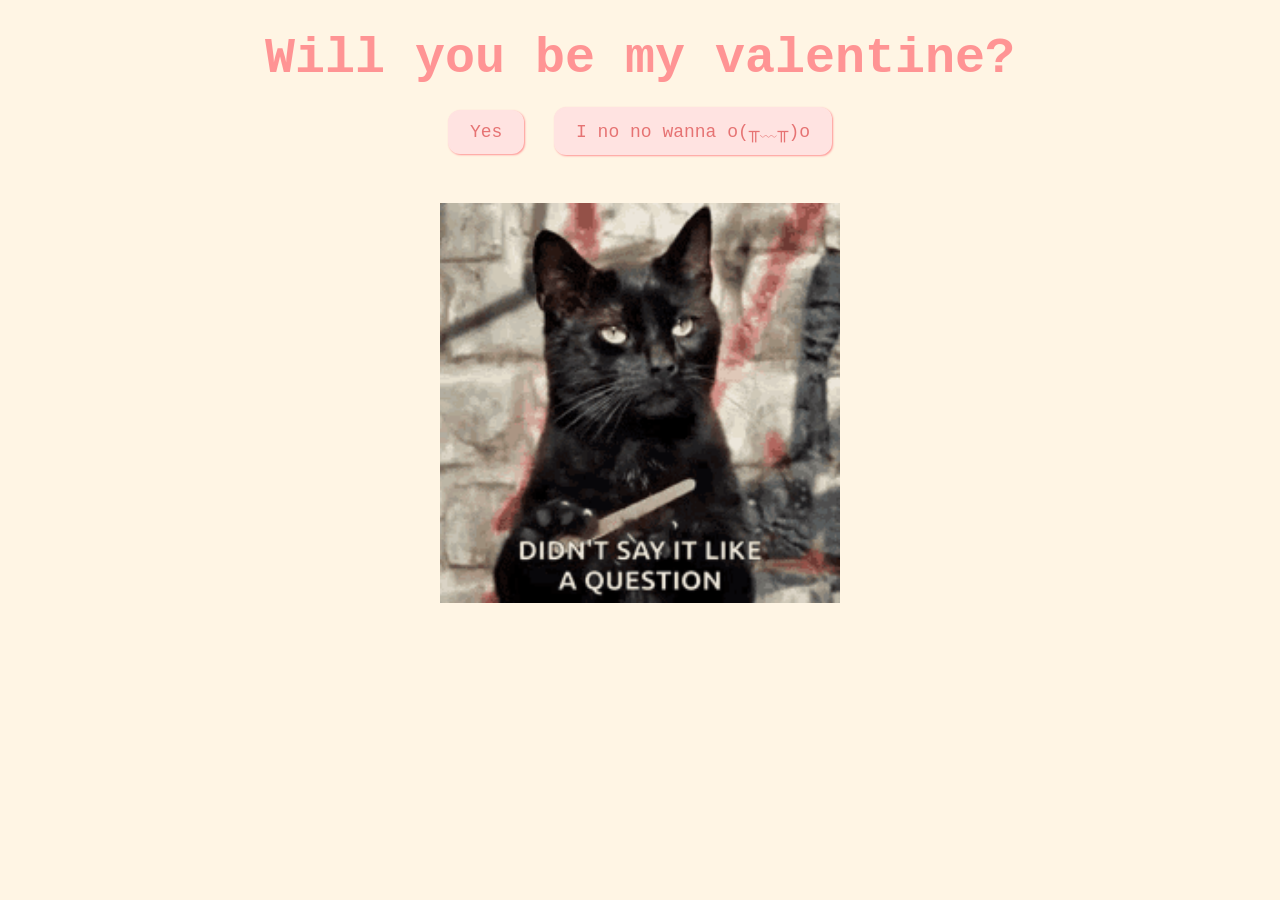
<file: index.html>
<!DOCTYPE html>
<html lang="en">
  <head>
    <meta charset="UTF-8" />
    <meta name="viewport" content="width=device-width, initial-scale=1.0" />
    <title>Be My Valentine</title>
    <link rel="stylesheet" href="css/index.css" />
  </head>
  <body>
    <div id="valentineQuestion"><b>Will you be my valentine?</b></div>
    <button class="answerButton" onclick="location.href='form.html'">
      Yes
    </button>
    <button class="answerButton" id="noButton">I no no wanna o(╥﹏╥)o</button>
    <br />
<br />
<img src="img/cat-annoyed.gif" alt="cat asking question" class="responsive" />
    <script>
      document
        .getElementById("noButton")
        .addEventListener("click", function () {
          var yesButton = document.querySelector(
            'button[onclick*="form.html"]'
          );
          var currentFontSize = parseInt(
            window.getComputedStyle(yesButton).fontSize
          );
          yesButton.style.fontSize = currentFontSize + 10 + "px"; // Increase font size by 5px
        });
    </script>
  </body>
</html>
</file>
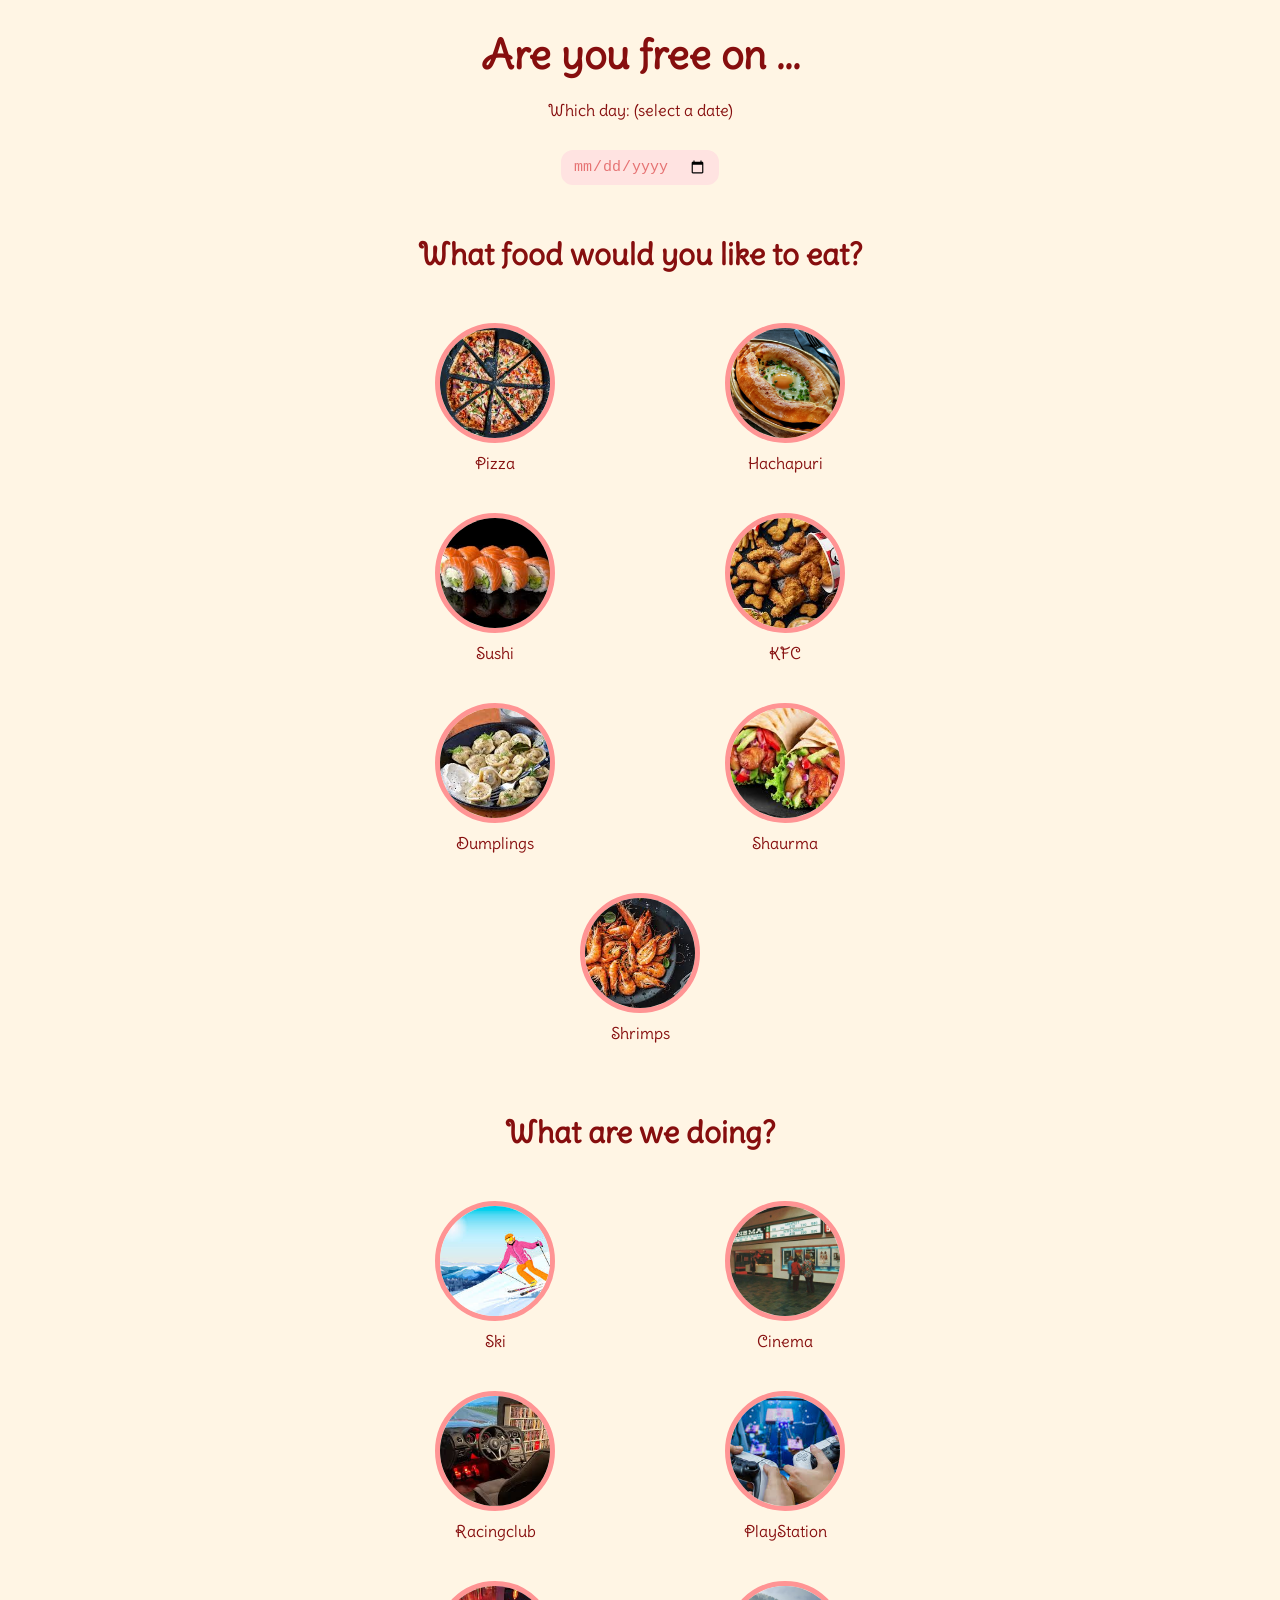
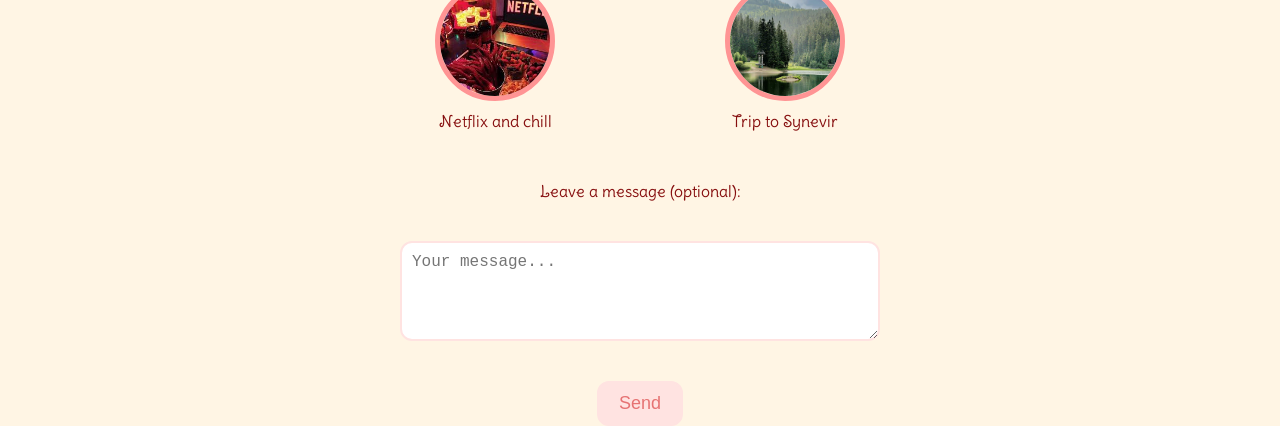
<file: form.html>
<!DOCTYPE html>
<html lang="en">
<head>
    <meta charset="UTF-8" />
    <meta name="viewport" content="width=device-width, initial-scale=1.0, maximum-scale=1.0, user-scalable=no" />
    <meta http-equiv="X-UA-Compatible" content="ie=edge">
    <title>Date</title>
    <link rel="stylesheet" href="css/date.css" />
    <link rel="preconnect" href="https://fonts.googleapis.com">
    <link rel="preconnect" href="https://fonts.gstatic.com" crossorigin>
    <link href="https://fonts.googleapis.com/css2?family=Delius+Swash+Caps&display=swap" rel="stylesheet">
    <link rel="stylesheet" href="css/date.css?v=1.0" />
</head>
<body>
    <h1 title="choose a date">Are you free on ...</h1>
    
    <form id="dateForm" class="form-group">
        <label>Which day: (select a date)</label>
        <div>
            <input type="date" name="date" required />
        </div>

        <div class="question-title">
            <b>What food would you like to eat?</b>
        </div>
        <div class="selection-grid">
            <div class="choice-item">
                <input type="checkbox" id="pizza" name="food" value="pizza" />
                <label for="pizza">
                    <img src="food/pizza.jpg" alt="pizza" />
                    <span>Pizza</span>
                </label>
            </div>
            <div class="choice-item">
                <input type="checkbox" id="hachapuri" name="food" value="hachapuri" />
                <label for="hachapuri">
                    <img src="food/hachapuri.jpg" alt="hachapuri" />
                    <span>Hachapuri</span>
                </label>
            </div>
            <div class="choice-item">
                <input type="checkbox" id="sushi" name="food" value="sushi" />
                <label for="sushi">
                    <img src="food/sushi.jpg" alt="sushi" />
                    <span>Sushi</span>
                </label>
            </div>
            <div class="choice-item">
                <input type="checkbox" id="kfc" name="food" value="KFC" />
                <label for="kfc">
                    <img src="food/kfc.jpg" alt="kfc" />
                    <span>KFC</span>
                </label>
            </div>
            <div class="choice-item">
                <input type="checkbox" id="dumplings" name="food" value="dumplings" />
                <label for="dumplings">
                    <img src="food/pelmeni.jpg" alt="pelmeni" />
                    <span>Dumplings</span>
                </label>
            </div>
            <div class="choice-item">
                <input type="checkbox" id="shaurma" name="food" value="shaurma" />
                <label for="shaurma">
                    <img src="food/shaurma.jpg" alt="shaurma" />
                    <span>Shaurma</span>
                </label>
            </div>
            <div class="choice-item">
                <input type="checkbox" id="krivetki" name="food" value="krivetki" />
                <label for="krivetki">
                    <img src="food/rivetki.jpg" alt="krivetki" />
                    <span>Shrimps</span>
                </label>
            </div>
        </div>

        <div class="question-title"><b>What are we doing?</b></div>
        <div class="selection-grid">
            <div class="choice-item">
                <input type="checkbox" id="ski" name="activities" value="ski" />
                <label for="ski">
                    <img src="activities/ski.jpg" alt="ski" />
                    <span>Ski</span>
                </label>
            </div>
            <div class="choice-item">
                <input type="checkbox" id="cinema" name="activities" value="cinema" />
                <label for="cinema">
                    <img src="activities/cinema.jpeg" alt="cinema" />
                    <span>Cinema</span>
                </label>
            </div>
            <div class="choice-item">
                <input type="checkbox" id="racingclub" name="activities" value="racingclub" />
                <label for="racingclub">
                    <img src="activities/racingclub.jpg" alt="racingclub" />
                    <span>Racingclub</span>
                </label>
            </div>
            <div class="choice-item">
                <input type="checkbox" id="PlayStation" name="activities" value="PlayStation" />
                <label for="PlayStation">
                    <img src="activities/playingPs.jpg" alt="ps" />
                    <span>PlayStation</span>
                </label>
            </div>
            <div class="choice-item">
                <input type="checkbox" id="netflix" name="activities" value="netflix" />
                <label for="netflix">
                    <img src="activities/netflix.jpg" alt="ps" />
                    <span>Netflix and chill</span>
                </label>
            </div>
            <div class="choice-item">
                <input type="checkbox" id="synevir" name="activities" value="synevir" />
                <label for="synevir">
                    <img src="activities/synevir.jpg" alt="ps" />
                    <span>Trip to Synevir</span>
                </label>
            </div>
        </div>

        <label>Leave a message (optional):</label>
        <textarea name="message" placeholder="Your message..."></textarea>

        <button class="button" type="submit">Send</button>
    </form>

    <h1 id="thankYouMessage" style="display: none;">See you soon!</h1>
    <div id="loadingMessage" style="display: none;">  
        Sending your choices... ❤️  
    </div>

    <script>
        document.getElementById('dateForm').addEventListener('submit', function(event) {  
            event.preventDefault();  
            
            const formData = new FormData(this);  
            const form = document.getElementById('dateForm');  
            
            if (document.getElementById('loadingMessage')) {  
                document.getElementById('loadingMessage').style.display = 'block';  
            }  
            form.style.opacity = '0.5';  
        
            fetch('https://formspree.io/f/mvgzryoa', {  
                method: 'POST',  
                body: formData,  
                headers: {  
                    'Accept': 'application/json'  
                }  
            })  
            .then(response => {  
                if (!response.ok) {  
                    throw new Error('Network response was not ok');  
                }  
                window.location.href = 'success.html';  
            })  
            .catch(error => {  
                console.error('Error:', error);  
                form.style.opacity = '1';  
                if (document.getElementById('loadingMessage')) {  
                    document.getElementById('loadingMessage').style.display = 'none';  
                }  
                alert('Something went wrong! Please try again.');  
            });  
        });
    </script>
</body>
</html>
</file>
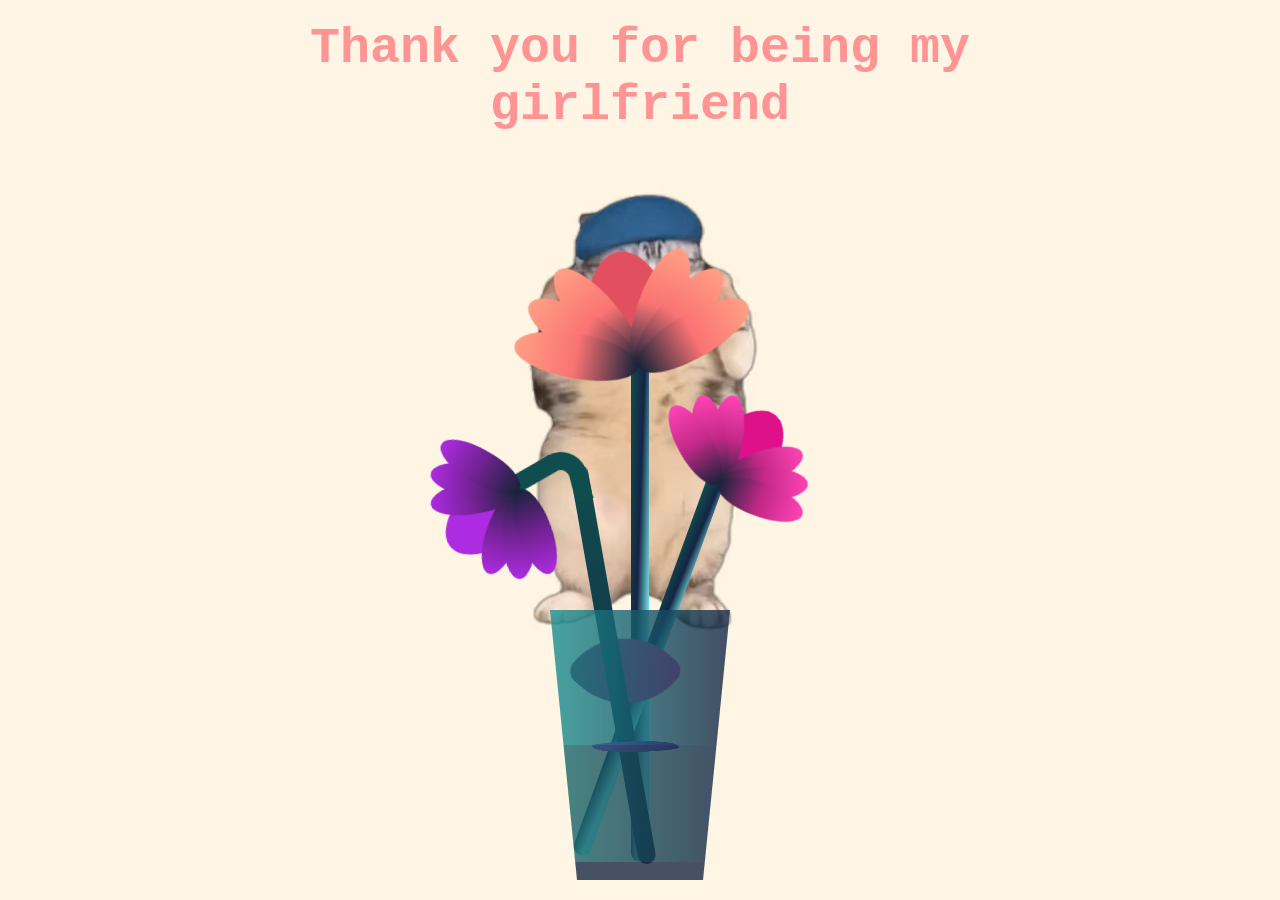
<file: success.html>
<!DOCTYPE html>
<html lang="en">
  <head>
    <meta charset="UTF-8" />
    <meta name="viewport" content="width=device-width, initial-scale=1.0" />
    <title>Document</title>
    <link rel="stylesheet" href="css/flower.css" />
  </head>
  <body>
    <div id="thankyou"><b>Thank you for being my girlfriend</b></div>
    <video autoplay loop style="height: 20%;">
      <source src="img/sticker_cat.webm" type="video/webm">
  </video>
  <audio autoplay loop>  
    <source src="img/audioCat.mp3" type="audio/mpeg">  
</audio>  
  
    <p></p>
    <p></p>
    <p></p>
    <div class="flower">
      <div class="f-wrapper">
        <div class="flower__line"></div>
        <div class="f">
          <div class="flower__leaf flower__leaf--1"></div>
          <div class="flower__leaf flower__leaf--2"></div>
          <div class="flower__leaf flower__leaf--3"></div>
          <div class="flower__leaf flower__leaf--4"></div>
          <div class="flower__leaf flower__leaf--5"></div>
          <div class="flower__leaf flower__leaf--6"></div>
          <div class="flower__leaf flower__leaf--7"></div>
          <div
            class="flower__leaf flower__leaf--8 flower__fall-down--yellow"
          ></div>
        </div>
      </div>

      <div class="f-wrapper f-wrapper--2">
        <div class="flower__line"></div>
        <div class="f">
          <div class="flower__leaf flower__leaf--1"></div>
          <div class="flower__leaf flower__leaf--2"></div>
          <div class="flower__leaf flower__leaf--3"></div>
          <div class="flower__leaf flower__leaf--4"></div>
          <div class="flower__leaf flower__leaf--5"></div>
          <div class="flower__leaf flower__leaf--6"></div>
          <div class="flower__leaf flower__leaf--7"></div>
          <div
            class="flower__leaf flower__leaf--8 flower__fall-down--pink"
          ></div>
        </div>
      </div>

      <div class="f-wrapper f-wrapper--3">
        <div class="flower__line"></div>
        <div class="f">
          <div class="flower__leaf flower__leaf--1"></div>
          <div class="flower__leaf flower__leaf--2"></div>
          <div class="flower__leaf flower__leaf--3"></div>
          <div class="flower__leaf flower__leaf--4"></div>
          <div class="flower__leaf flower__leaf--5"></div>
          <div class="flower__leaf flower__leaf--6"></div>
          <div class="flower__leaf flower__leaf--7"></div>
          <div
            class="flower__leaf flower__leaf--8 flower__fall-down--purple"
          ></div>
        </div>
      </div>
      <div class="flower__glass"></div>
    </div>
  </body>
</html>
</file>
<file: css/index.css>
/*index css*/
body {
    text-align: center;
    margin-top: 30px;
    font-family: "Courier";
    background-color: #fff5e4;
    color: #ff9494;
  }

  /* Базові налаштування для мобільних пристроїв */
@media screen and (max-width: 768px) {
    html {
      font-size: 14px;
    }
    
    body {
      padding: 10px;
    }
  }
  @media screen and (max-width: 768px) {
    #valentineQuestion {
      font-size: 32px;
      padding: 0 15px;
      margin-top: 20px;
    }
  
    .answerButton {
      font-size: 16px;
      padding: 8px 16px;
      margin: 8px;
      width: 80%;
      max-width: 250px;
    }
  
    img.responsive {
      height: auto;
      width: 90%;
      max-width: 300px;
    }
  }
  
  @media screen and (max-width: 480px) {
    #valentineQuestion {
      font-size: 28px;
    }
  }
  img {
    height: 400px;
    width: auto;
    padding: 10px;
  }
  
  #valentineQuestion {
    font-size: 50px;
    margin-bottom: 10px;
  }
  .answerButton {
    padding: 10px 20px;
    font-size: 18px;
    cursor: pointer;
    margin: 10px;
    font-family: "courier";
    margin-bottom: 20px;
    background-color: #ffe3e1;
    color: #e67373;
    border-radius: 12px;
    border: 2px solid #ffe3e1;
    box-shadow: 1px 1px 2px #ff9494;
    transition: 0.3s;
  }
  
  .answerButton:hover {
    background-color: #ff9494;
    color: #ffe3e1;
    border: 2px solid #ff9494;
    box-shadow: 1px 1px 2px #ffe3e1;
  }
</file>
<file: css/date.css>
* {
  margin: 0;
  padding: 0;
  box-sizing: border-box;
}

body {
  text-align: center;
  margin-top: 30px;
  font-family: "Delius Swash Caps", cursive;
  background-color: #fff5e4;
  color: #860e0e;
  display: flex;
  flex-direction: column;
  align-items: center;
  padding: 0 20px;
}

h1 {
  font-size: 40px;
  margin-bottom: 20px;
}

.form-group {
  width: 100%;
  max-width: 600px;
  display: flex;
  flex-direction: column;
  align-items: center;
  gap: 20px;
}

.question-title {
  font-size: 30px;
  margin: 20px 0;
  color: #860e0e;
}

.selection-grid {
  display: grid;
  grid-template-columns: repeat(2, 1fr);
  gap: 20px;
  width: 100%;
  max-width: 600px;
  padding: 0 20px;
  margin-bottom: 20px;
}

.choice-item {
  position: relative;
  display: flex;
  flex-direction: column;
  align-items: center;
  padding: 10px;
  transition: all 0.3s ease;
}

.choice-item:hover {
  transform: translateY(-5px);
}

.choice-item input[type="checkbox"] {
  position: absolute;
  opacity: 0;
}

.choice-item label {
  display: flex;
  flex-direction: column;
  align-items: center;
  cursor: pointer;
  width: 100%;
}

.choice-item label img {
  width: 120px;
  height: 120px;
  border-radius: 50%;
  border: 5px solid #ff9494;
  object-fit: cover;
  margin-bottom: 10px;
  transition: all 0.3s ease;
}

.choice-item label span {
  font-size: 16px;
  color: #860e0e;
}

.selection-grid .choice-item:last-child:nth-child(odd) {
  grid-column: 1 / -1;
  justify-self: center;
  width: 50%;
}

input[type="date"] {
  padding: 6px 10px;
  font-size: 15px;
  cursor: pointer;
  margin: 10px;
  font-family: "Courier", monospace;
  background-color: #ffe3e1;
  color: #e67373;
  border-radius: 12px;
  border: 2px solid #ffe3e1;
}

textarea {
  width: 80%;
  height: 100px;
  padding: 10px;
  font-size: 16px;
  font-family: "Courier", monospace;
  border-radius: 12px;
  border: 2px solid #ffe3e1;
  margin: 20px 0;
}

.button {
  padding: 10px 20px;
  font-size: 18px;
  cursor: pointer;
  background-color: #ffe3e1;
  color: #e67373;
  border-radius: 12px;
  border: 2px solid #ffe3e1;
  transition: all 0.3s ease;
}

.button:hover {
  background-color: #ff9494;
  color: #ffe3e1;
  border-color: #ff9494;
}

#loadingMessage {
  font-size: 24px;
  color: #ff9494;
  margin: 20px 0;
  animation: pulse 1.5s infinite;
}

@keyframes pulse {
  0% { transform: scale(1); }
  50% { transform: scale(1.1); }
  100% { transform: scale(1); }
}

@media screen and (max-width: 768px) {
  .selection-grid {
      gap: 15px;
  }
  
  .choice-item label img {
      width: 100px;
      height: 100px;
  }
  
  .selection-grid .choice-item:last-child:nth-child(odd) {
      width: 70%;
  }
}

@media screen and (max-width: 480px) {
  .selection-grid {
      gap: 10px;
      padding: 0 10px;
  }
  
  .choice-item label img {
      width: 130px;
      height: 130px;
  }
  
  .choice-item label span {
      font-size: 14px;
  }
  
  .selection-grid .choice-item:last-child:nth-child(odd) {
      width: 80%;
  }
  
  h1 {
      font-size: 30px;
  }
  
  .question-title {
      font-size: 24px;
  }
}
/* Додайте ці стилі до вашого CSS файлу */

/* Стиль для позначення вибраного елемента */
.choice-item input[type="checkbox"]:checked + label img {
  border-color: #ff4d4d; /* Змінюємо колір рамки при виборі */
  box-shadow: 0 0 10px rgba(255, 77, 77, 0.5); /* Додаємо світіння */
}

/* Додаємо індикатор вибору */
.choice-item label {
  position: relative;
}

.choice-item input[type="checkbox"]:checked + label::after {
  content: '✓';
  position: absolute;
  top: 5px;
  right: 5px;
  background-color: #ff4d4d;
  color: white;
  width: 20px;
  height: 20px;
  border-radius: 50%;
  display: flex;
  align-items: center;
  justify-content: center;
  font-size: 12px;
  animation: checkmark-appear 0.3s ease-out;
}
.choice-item input[type="checkbox"]:checked + label::after {
  display: flex !important;
  visibility: visible !important;
  opacity: 1 !important;
}
@keyframes checkmark-appear {
  from {
      transform: scale(0);
      opacity: 0;
  }
  to {
      transform: scale(1);
      opacity: 1;
  }
}
</file>
<file: css/flower.css>
*,
*::after,
*::before{
    padding: 0;
    margin: 0;
    box-sizing: border-box;
}
/* Базові налаштування для мобільних пристроїв */
@media screen and (max-width: 768px) {
    html {
      font-size: 14px;
    }
    
    body {
      padding: 10px;
    }
  }
  @media screen and (max-width: 768px) {
    #thankyou {
      font-size: 32px;
      padding: 0 15px;
      margin: 15px auto;
    }
  
    .flower {
      transform: scale(0.8);
      bottom: 10px;
    }
  
    video {
      width: 50%;
      height: auto;
    }
  }
  
  @media screen and (max-width: 480px) {
    #thankyou {
      font-size: 28px;
    }
  
    .flower {
      transform: scale(0.6);
    }
  }
:root{
    --color-bg: linear-gradient(to top,#010329,#000005);
    --color-glass:linear-gradient(to left,#142544,#1a9092);
    --color-water:linear-gradient(to left,#142544,#1b6d6e);
}

body{
    background-color: #FFF5E4;
    min-height: 100vh;
    display: flex;
    flex-direction: column; /* Change the direction to column */
    align-items: center;
    justify-content: flex-start; /* Align items to the start of the container */
    overflow: hidden;
	color: #FF9494;
	font-family: courier;
}

#thankyou {
    width: 80%; /* або будь-яке інше значення, наприклад 600px */
    max-width: 800px; /* обмежує максимальну ширину */
    text-align: center;
    margin: 20px auto; /* auto для горизонтального центрування */
    z-index: 1000;
    position: relative;
    font-size: 50px;
}

.flower {  
    position: fixed;  
    bottom: 20px; /* можна регулювати це значення */  
    left: 50%;  
    transform: translateX(-50%);  
    z-index: 1;  
}

.flower__glass{
    width:20vmin;
    height: 30vmin;
    background-image: var(--color-glass);
    clip-path: polygon(0 0, 100% 0, 85% 100%, 15% 100%);
    opacity: .8;
    position: relative;
}

.flower__glass::after{
    content: '';
    position: absolute;
    bottom: 0;
    left: 0;
    background-color: #182843;
    width: 100%;
    height: 2vmin;
}

.flower__glass::before{
    content: '';
    position: absolute;
    bottom: 0;
    left: 0;
    background-image: var(--color-water);
    width: 100%;
    height: 15vmin;
}

.f-wrapper{
    position: absolute;
    left: 45%;
    bottom: 2vmin;
}

.f-wrapper--2{
    left: 50%;
    bottom: 5%;
    transform-origin: 10% left;
    transform: rotate(20deg);
}

.f-wrapper--3{
    left: 30%;
    bottom: 5%;
    transform-origin: 10% left;
    transform: rotate(-10deg);
}

.f-wrapper--3 .flower__line{
    height: 45vmin;
    position: relative;
}

.f-wrapper--3 .flower__line::after{
    content: '';
    position: absolute;
    left:0;
    top: 0;
    width: 6vmin;
    height: 6vmin;
    transform: translate(-69%,-30%) rotate(-5deg);
    border-radius:10vmin 10vmin 0 0;
    border: 2vmin solid  #104d4e;
    border-bottom: transparent;
    border-left: transparent;
}

.f-wrapper--3 .flower__line::before{
    content: '';
    position: absolute;
    left:-40%;
    top: -1%;
    width: 6vmin;
    height: 2vmin;
    transform-origin: right;
    transform: translate(-100%,-80%) rotate(-20deg);
    background-color: #104d4e;
    border-radius: 2vmin;
}

.f-wrapper--3 .flower__line{
    background-image: linear-gradient(to top,#142544,#104d4e);
}


.f-wrapper--2 .flower__line{
    height: 45vmin;
}

.f-wrapper--2 .f{
    transform: translateX(-50%) rotate(20deg);
}

.f-wrapper--3 .f{
    transform: translate(-350%,-50%) rotate(-120deg);
}

.f-wrapper--2 .flower__leaf:not(:first-child){
    width: 3.8vmin;
    height: 10vmin;
    background-image: linear-gradient(to bottom, #ff43b6 ,#c22887, #1a233a 99%);
}

.f-wrapper--3 .flower__leaf:not(:first-child){
    width: 3.8vmin;
    height: 10vmin;
    background-image: linear-gradient(to bottom, #ad2be0 ,#712291, #1a233a 99%);
}

.f-wrapper--3 .flower__leaf--1{
    width: 8vmin;
    height: 10vmin;
    bottom: 2vmin;
    background-color: #ad2be0;
}

.f-wrapper--2 .flower__leaf--1{
    width: 8vmin;
    height: 10vmin;
    bottom: 2vmin;
    background-color: #de118b;
}

.f-wrapper--2 .f .flower__leaf--8{
    width: 10vmin;
    height: 9vmin;
    bottom: 3vmin;
    left: -30%;
    transform: rotate(-50deg);
    background-image: linear-gradient(to left bottom, #ff43b6 ,#4d1337);;
}

.f-wrapper--3 .f .flower__leaf--8{
    width: 10vmin;
    height: 9vmin;
    left: -10% !important;
    background-image: linear-gradient(to left bottom, #ad2be0 ,#712291);;
}

.flower__line{
    width: 2vmin;
    height: 56vmin;
    background-image: linear-gradient(to left top,#82fdff 20%,#142544,#104d4e);
    border-radius: 4vmin;
}

.f{
    position: absolute;
    top: 1vmin;
    left: 50%;
    transform: translateX(-50%) rotate(-10deg);
    width: 2vmin;
    height: 2vmin;
}


.flower__leaf{
    position: absolute;
    left: 50%;
    bottom: 2vmin;
    transform: translateX(-50%);
    width: 5vmin;
    height: 14vmin;
    background-image: linear-gradient(to bottom, #ffa085 ,#fa7373, #1a233a 99%);

    clip-path: ellipse(50% 50% at 50% 50%);
    transform-origin: center bottom;
    animation: open-flower 2s 1s backwards;
}

.flower__leaf--1{
    width: 10vmin;
    height: 12vmin;
    bottom: 3vmin;
    border-radius: 50% 50% 50% 50% / 80% 80% 20% 20%;
    background-color: #e24f5f;
    background-image: none;
    animation: open-flowe--middle  1.4s 1s backwards;
}

.flower__leaf--2{
    transform: translateX(-50%) rotate(-30deg);
}
.flower__leaf--3{
    transform: translateX(-50%) rotate(-50deg);
}
.flower__leaf--4{
    transform: translateX(-50%) rotate(-70deg);
}

.flower__leaf--5{
    transform: translateX(-50%) rotate(30deg);
}

.flower__leaf--6{
    transform: translateX(-50%) rotate(50deg);
}

.flower__leaf--7{
    transform: translateX(-50%) rotate(70deg);
}

.flower__leaf--8{
    width: 13vmin;
    height: 11vmin;
    bottom: 6vmin;
    left: -30%;
    border-radius: none;
    clip-path: none;
    border-radius: 10vmin 2vmin 10vmin 2vmin;
    transform: rotate(-55deg);
    background-image: linear-gradient(to left bottom, #ffa085 ,#eb8b8b,#492f2f 98%);
}

.flower__fall-down--yellow{
    animation: flower-fall-down-yellow  8s 1.2s linear forwards;
}

.flower__fall-down--pink{
    animation: flower-fall-down-pink  5s 1.2s linear forwards;
}

.flower__fall-down--purple{
    bottom: 4vmin;
    animation:flower-fall-down-purple  6s 1.2s linear forwards, flower-falling 6s 7.2s linear infinite;
}


@keyframes open-flower{
        0%{
            transform:  translateX(-50%) rotate(0);
        }
}

@keyframes open-flowe--middle {
    0%{
        opacity: 0;
        transform: translateX(-50%) scale(0);
    }
}

@keyframes flower-fall-down-pink {

    0%{
        transform: rotate(-55deg);
    }

    50%{
        transform: rotateX(-100deg);
    }

    100%{
        transform:translate(2vmin,28vmin);
    }

}

@keyframes flower-fall-down-yellow {

    0%{
        transform: rotate(-55deg);
    }

    50%{
        bottom: 3vmin;
        transform: rotateX(-100deg);
    }

    100%{
        transform:translate(2vmin,70vmin) rotate(150deg);
    }

}

@keyframes flower-fall-down-purple {

    0%{
        transform: rotate(-50deg);
    }

    25%{
        bottom: 1vmin ;
        transform: rotateX(-100deg);
        perspective: 0px;
    }

    50%{
        perspective: 0px;
        transform:translate(-30vmin,2vmin) rotate(90deg);
    }

    75%{
        perspective: 0px;
        transform:translate(-34vmin,-2vmin);
    }

    100%{
        transform-origin: center;
        transform:translate(-34vmin,-2vmin) rotateY(-80deg) rotateX(35deg);
    }

}

@keyframes flower-falling {
    0%,100%{
        transform-origin: center;
        transform:translate(-34vmin,-2vmin) rotateY(-80deg) rotateX(35deg);
    }

    25%{
        transform-origin: center;
        transform:translate(-34.4vmin,-2vmin) rotateY(-84deg) rotateX(35deg);
    }

    50%{
        transform-origin: center;
        transform:translate(-32vmin,-4.2vmin) rotateY(-80deg) rotateX(35deg);
    }

    75%{
        transform-origin: center;
        transform:translate(-36vmin,1.1vmin) rotateY(-80deg) rotateX(35deg);
    }
}
</file>
